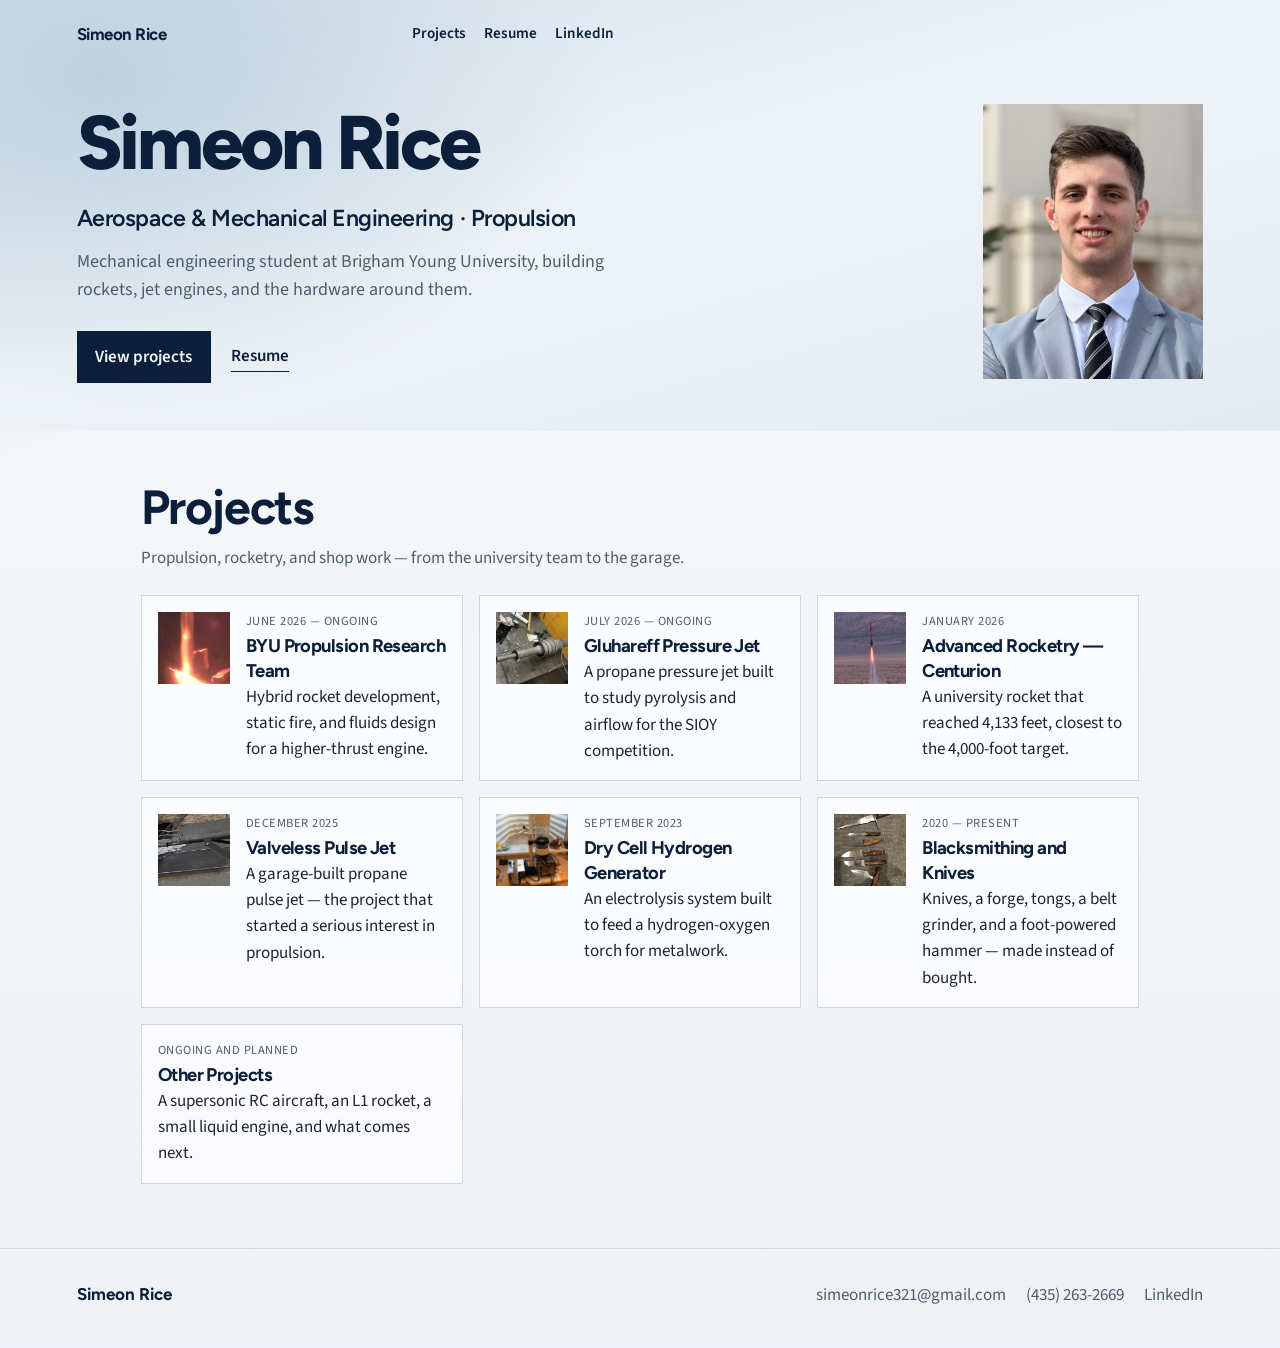
<file: index.html>
<!DOCTYPE html>
<html lang="en">
<head>
  <meta charset="utf-8">
  <meta name="viewport" content="width=device-width, initial-scale=1">
  <title>Simeon Rice — Engineering Project Portfolio</title>
  <meta name="description" content="Engineering project portfolio of Simeon Rice, a mechanical engineering student at Brigham Young University focused on aerospace and propulsion.">
  <link rel="preconnect" href="https://fonts.googleapis.com">
  <link rel="preconnect" href="https://fonts.gstatic.com" crossorigin>
  <link href="https://fonts.googleapis.com/css2?family=Figtree:wght@600;700;800&family=Source+Sans+3:wght@400;600&display=swap" rel="stylesheet">
  <link rel="stylesheet" href="css/styles.css">
</head>
<body class="home">
  <a class="skip" href="#main">Skip to content</a>
  <header class="site-header">
    <a class="brand" href="index.html">Simeon Rice</a>
    <nav class="site-nav" aria-label="Primary">
      <a href="#projects">Projects</a>
      <a href="assets/resume/Simeon-Rice-Resume-2026.pdf" download>Resume</a>
      <a href="https://www.linkedin.com/in/simeon-rice-293456404" target="_blank" rel="noopener noreferrer">LinkedIn</a>
    </nav>
  </header>

  <main id="main">
    <section class="hero">
      <div class="hero-copy">
        <h1>Simeon Rice</h1>
        <p class="headline">Aerospace &amp; Mechanical Engineering · Propulsion</p>
        <p class="support">Mechanical engineering student at Brigham Young University, building rockets, jet engines, and the hardware around them.</p>
        <div class="cta">
          <a class="primary" href="#projects">View projects</a>
          <a class="secondary" href="assets/resume/Simeon-Rice-Resume-2026.pdf" download>Resume</a>
        </div>
      </div>
      <div class="hero-media">
        <img src="assets/images/headshot.png" width="814" height="833" alt="Portrait of Simeon Rice">
      </div>
    </section>

    <section class="projects" id="projects">
      <div class="section-intro">
        <h2>Projects</h2>
        <p>Propulsion, rocketry, and shop work — from the university team to the garage.</p>
      </div>
      <ol class="project-list">
        <li class="reveal">
          <a class="project-card" href="projects/byu-propulsion.html">
            <img src="assets/images/projects/byu-propulsion/03.jpeg" width="791" height="1162" alt="Close view of a hybrid rocket plume during a static fire">
            <div>
              <p class="when">June 2026 — Ongoing</p>
              <h3>BYU Propulsion Research Team</h3>
              <p>Hybrid rocket development, static fire, and fluids design for a higher-thrust engine.</p>
            </div>
          </a>
        </li>
        <li class="reveal">
          <a class="project-card" href="projects/gluhareff-pressure-jet.html">
            <img src="assets/images/projects/gluhareff/01.jpeg" width="1400" height="815" alt="Gluhareff pressure jet on a workbench with fuel lines and a heating coil">
            <div>
              <p class="when">July 2026 — Ongoing</p>
              <h3>Gluhareff Pressure Jet</h3>
              <p>A propane pressure jet built to study pyrolysis and airflow for the SIOY competition.</p>
            </div>
          </a>
        </li>
        <li class="reveal">
          <a class="project-card" href="projects/advanced-rocketry.html">
            <img src="assets/images/projects/advanced-rocketry/03.jpeg" width="852" height="1400" alt="Centurion lifting off from a desert launch rail">
            <div>
              <p class="when">January 2026</p>
              <h3>Advanced Rocketry — Centurion</h3>
              <p>A university rocket that reached 4,133 feet, closest to the 4,000-foot target.</p>
            </div>
          </a>
        </li>
        <li class="reveal">
          <a class="project-card" href="projects/pulse-jet.html">
            <img src="assets/images/projects/pulse-jet/02.jpeg" width="1400" height="523" alt="Valveless pulse jet mounted on a test stand">
            <div>
              <p class="when">December 2025</p>
              <h3>Valveless Pulse Jet</h3>
              <p>A garage-built propane pulse jet — the project that started a serious interest in propulsion.</p>
            </div>
          </a>
        </li>
        <li class="reveal">
          <a class="project-card" href="projects/hydrogen-generator.html">
            <img src="assets/images/projects/hydrogen/02.jpeg" width="1197" height="1337" alt="Dry cell hydrogen generator with power supply and bubbler">
            <div>
              <p class="when">September 2023</p>
              <h3>Dry Cell Hydrogen Generator</h3>
              <p>An electrolysis system built to feed a hydrogen-oxygen torch for metalwork.</p>
            </div>
          </a>
        </li>
        <li class="reveal">
          <a class="project-card" href="projects/blacksmithing.html">
            <img src="assets/images/projects/blacksmithing/04.jpeg" width="1050" height="1400" alt="A set of hand-forged knives laid out on carpet">
            <div>
              <p class="when">2020 — Present</p>
              <h3>Blacksmithing and Knives</h3>
              <p>Knives, a forge, tongs, a belt grinder, and a foot-powered hammer — made instead of bought.</p>
            </div>
          </a>
        </li>
        <li class="reveal">
          <a class="project-card" href="projects/other-projects.html">
            <div>
              <p class="when">Ongoing and planned</p>
              <h3>Other Projects</h3>
              <p>A supersonic RC aircraft, an L1 rocket, a small liquid engine, and what comes next.</p>
            </div>
          </a>
        </li>
      </ol>
    </section>
  </main>

  <footer class="site-footer">
    <p>Simeon Rice</p>
    <nav aria-label="Contact">
      <a href="mailto:simeonrice321@gmail.com">simeonrice321@gmail.com</a>
      <a href="tel:+14352632669">(435) 263-2669</a>
      <a href="https://www.linkedin.com/in/simeon-rice-293456404" target="_blank" rel="noopener noreferrer">LinkedIn</a>
    </nav>
  </footer>
  <script src="js/main.js"></script>
</body>
</html>
</file>
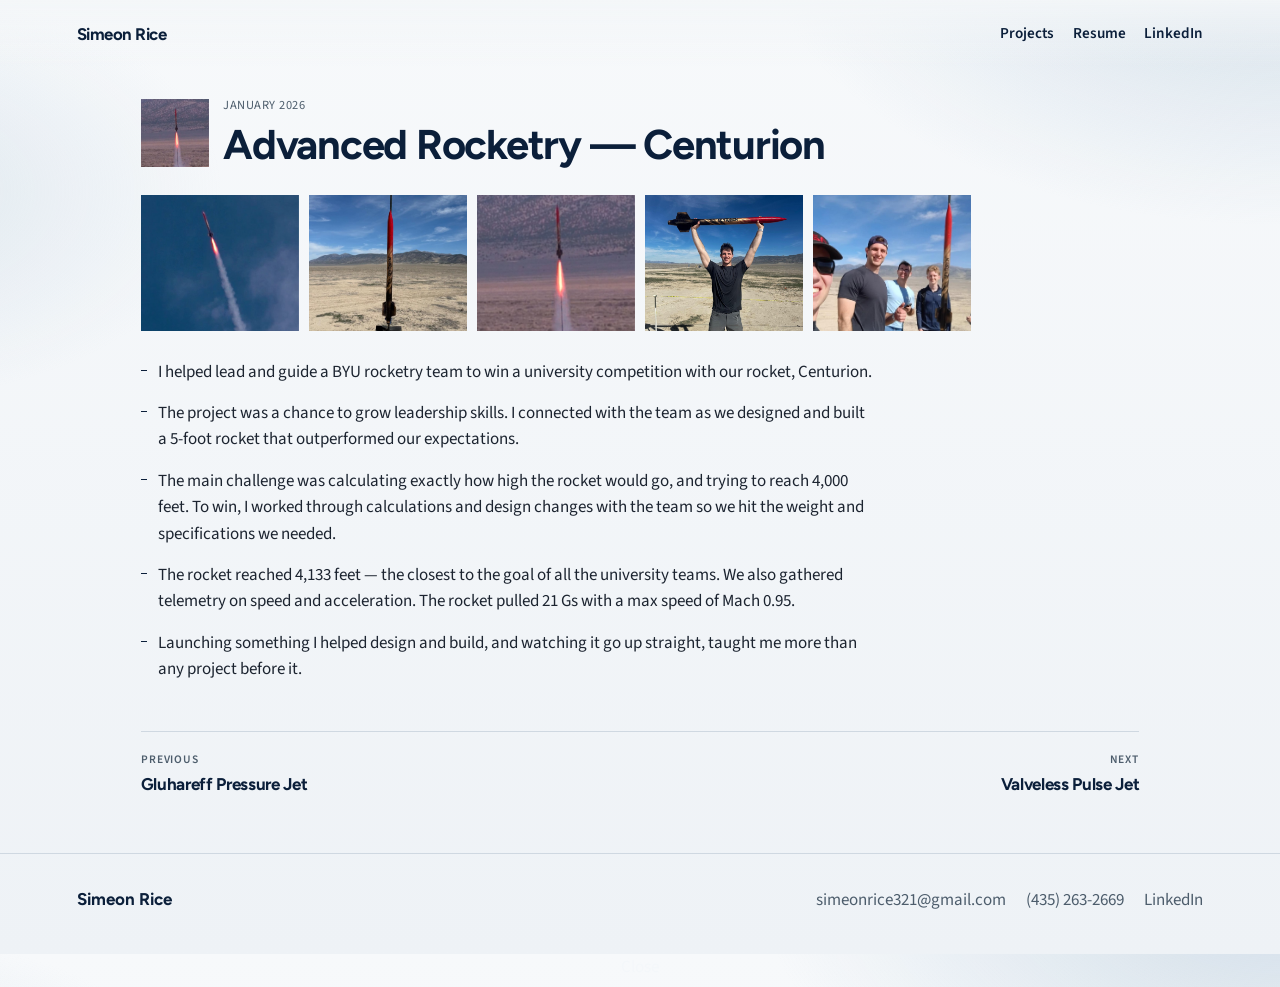
<file: projects/advanced-rocketry.html>
<!DOCTYPE html>
<html lang="en">
<head>
  <meta charset="utf-8">
  <meta name="viewport" content="width=device-width, initial-scale=1">
  <title>Advanced Rocketry — Centurion — Simeon Rice</title>
  <meta name="description" content="Centurion, a BYU rocketry team rocket that reached 4,133 feet and won a university altitude competition.">
  <link rel="preconnect" href="https://fonts.googleapis.com">
  <link rel="preconnect" href="https://fonts.gstatic.com" crossorigin>
  <link href="https://fonts.googleapis.com/css2?family=Figtree:wght@600;700;800&family=Source+Sans+3:wght@400;600&display=swap" rel="stylesheet">
  <link rel="stylesheet" href="../css/styles.css">
</head>
<body>
  <a class="skip" href="#main">Skip to content</a>
  <header class="site-header">
    <a class="brand" href="../index.html">Simeon Rice</a>
    <nav class="site-nav" aria-label="Primary">
      <a href="../index.html#projects">Projects</a>
      <a href="../assets/resume/Simeon-Rice-Resume-2026.pdf" download>Resume</a>
      <a href="https://www.linkedin.com/in/simeon-rice-293456404" target="_blank" rel="noopener noreferrer">LinkedIn</a>
    </nav>
  </header>

  <main id="main" class="page">
    <header class="page-title">
      <img class="page-thumb" src="../assets/images/projects/advanced-rocketry/03.jpeg" width="852" height="1400" alt="">
      <div>
        <p class="meta">January 2026</p>
        <h1>Advanced Rocketry — Centurion</h1>
      </div>
    </header>

    <div class="gallery">
      <figure>
        <img src="../assets/images/projects/advanced-rocketry/01.jpeg" width="922" height="1400" alt="Centurion climbing with a smoke trail">
      </figure>
      <figure>
        <img src="../assets/images/projects/advanced-rocketry/02.jpeg" width="858" height="1400" alt="Centurion on the launch rail in the desert">
      </figure>
      <figure>
        <img src="../assets/images/projects/advanced-rocketry/03.jpeg" width="852" height="1400" alt="Centurion lifting off the rail">
      </figure>
      <figure class="wide">
        <img src="../assets/images/projects/advanced-rocketry/04.jpeg" width="1252" height="1400" alt="Simeon Rice holding the Centurion rocket overhead after the flight">
      </figure>
      <figure class="wide">
        <img src="../assets/images/projects/advanced-rocketry/05.jpeg" width="1400" height="629" alt="The rocketry team with Centurion at the launch site">
      </figure>
    </div>

    <ul class="narrative">
      <li>I helped lead and guide a BYU rocketry team to win a university competition with our rocket, Centurion.</li>
      <li>The project was a chance to grow leadership skills. I connected with the team as we designed and built a 5-foot rocket that outperformed our expectations.</li>
      <li>The main challenge was calculating exactly how high the rocket would go, and trying to reach 4,000 feet. To win, I worked through calculations and design changes with the team so we hit the weight and specifications we needed.</li>
      <li>The rocket reached 4,133 feet — the closest to the goal of all the university teams. We also gathered telemetry on speed and acceleration. The rocket pulled 21 Gs with a max speed of Mach 0.95.</li>
      <li>Launching something I helped design and build, and watching it go up straight, taught me more than any project before it.</li>
    </ul>

    <nav class="pager" aria-label="More projects">
      <a href="gluhareff-pressure-jet.html"><small>Previous</small>Gluhareff Pressure Jet</a>
      <a class="next" href="pulse-jet.html"><small>Next</small>Valveless Pulse Jet</a>
    </nav>
  </main>

  <footer class="site-footer">
    <p>Simeon Rice</p>
    <nav aria-label="Contact">
      <a href="mailto:simeonrice321@gmail.com">simeonrice321@gmail.com</a>
      <a href="tel:+14352632669">(435) 263-2669</a>
      <a href="https://www.linkedin.com/in/simeon-rice-293456404" target="_blank" rel="noopener noreferrer">LinkedIn</a>
    </nav>
  </footer>
  <dialog class="lightbox" aria-label="Enlarged photo">
    <button type="button">Close</button>
    <img alt="">
  </dialog>
  <script src="../js/main.js"></script>
</body>
</html>
</file>
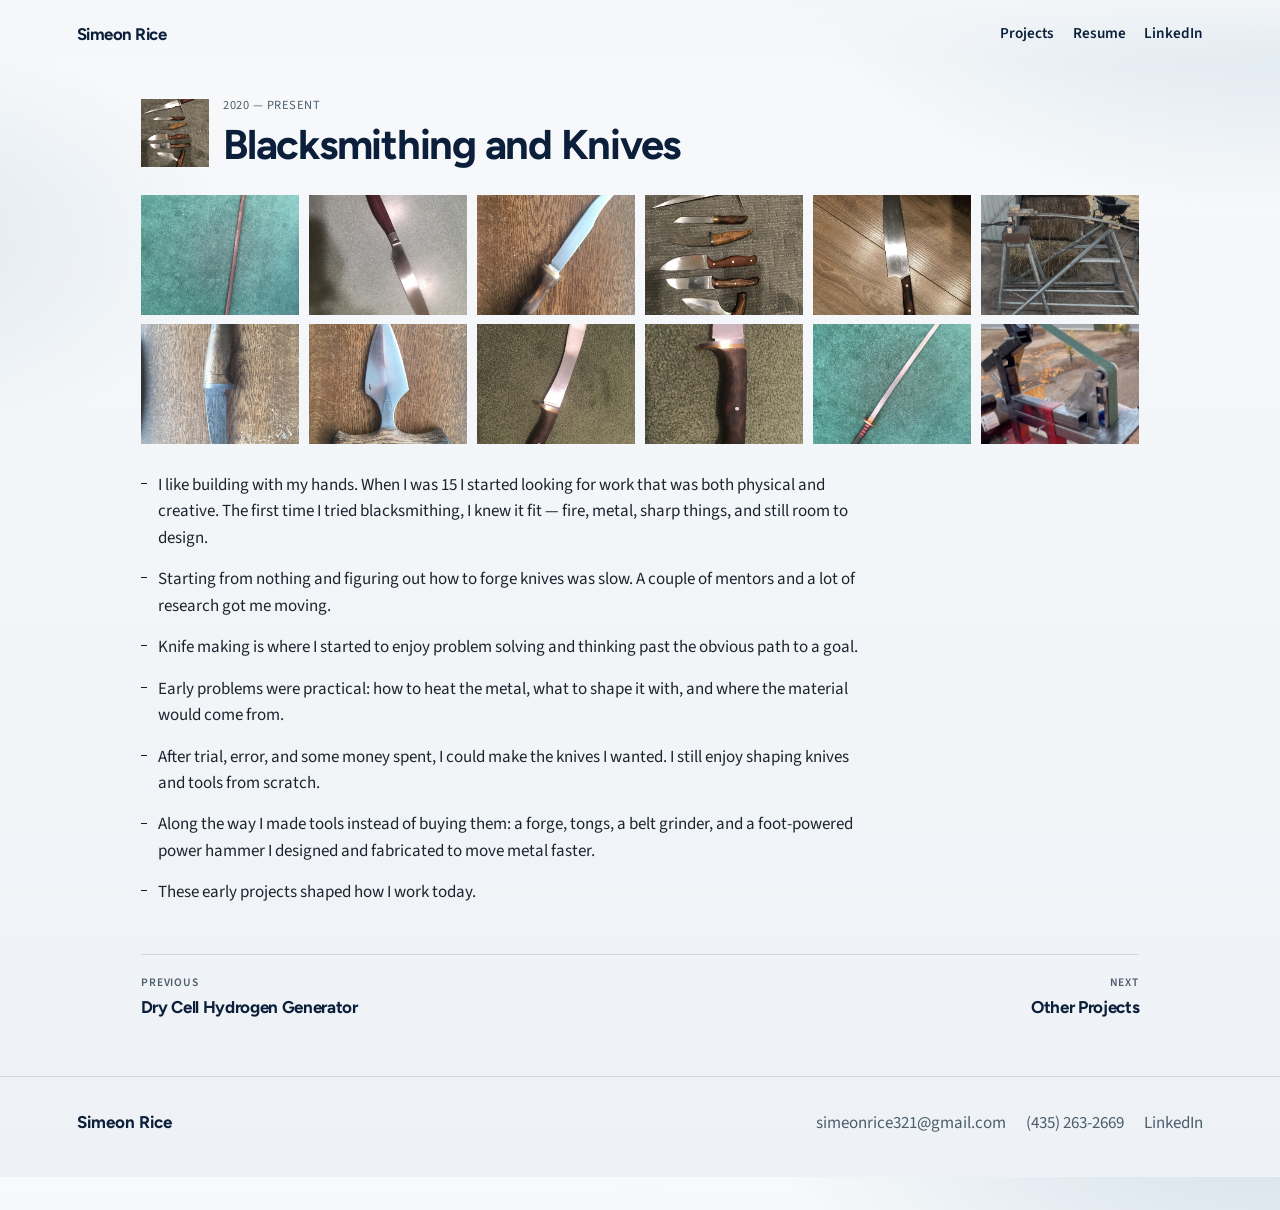
<file: projects/blacksmithing.html>
<!DOCTYPE html>
<html lang="en">
<head>
  <meta charset="utf-8">
  <meta name="viewport" content="width=device-width, initial-scale=1">
  <title>Blacksmithing and Knives — Simeon Rice</title>
  <meta name="description" content="Hand-forged knives and shop tools, including a forge, tongs, belt grinder, and foot-powered power hammer.">
  <link rel="preconnect" href="https://fonts.googleapis.com">
  <link rel="preconnect" href="https://fonts.gstatic.com" crossorigin>
  <link href="https://fonts.googleapis.com/css2?family=Figtree:wght@600;700;800&family=Source+Sans+3:wght@400;600&display=swap" rel="stylesheet">
  <link rel="stylesheet" href="../css/styles.css">
</head>
<body>
  <a class="skip" href="#main">Skip to content</a>
  <header class="site-header">
    <a class="brand" href="../index.html">Simeon Rice</a>
    <nav class="site-nav" aria-label="Primary">
      <a href="../index.html#projects">Projects</a>
      <a href="../assets/resume/Simeon-Rice-Resume-2026.pdf" download>Resume</a>
      <a href="https://www.linkedin.com/in/simeon-rice-293456404" target="_blank" rel="noopener noreferrer">LinkedIn</a>
    </nav>
  </header>

  <main id="main" class="page">
    <header class="page-title">
      <img class="page-thumb" src="../assets/images/projects/blacksmithing/04.jpeg" width="1050" height="1400" alt="">
      <div>
        <p class="meta">2020 — Present</p>
        <h1>Blacksmithing and Knives</h1>
      </div>
    </header>

    <div class="gallery dense">
      <figure>
        <img src="../assets/images/projects/blacksmithing/01.jpeg" width="1050" height="1400" alt="Hand-forged scythe">
      </figure>
      <figure>
        <img src="../assets/images/projects/blacksmithing/02.jpeg" width="1050" height="1400" alt="Hand-forged knife">
      </figure>
      <figure>
        <img src="../assets/images/projects/blacksmithing/03.jpeg" width="1050" height="1400" alt="Hand-forged knife">
      </figure>
      <figure>
        <img src="../assets/images/projects/blacksmithing/04.jpeg" width="1050" height="1400" alt="Six hand-forged knives and a spear point laid in a row">
      </figure>
      <figure>
        <img src="../assets/images/projects/blacksmithing/05.jpeg" width="1050" height="1400" alt="Hand-forged knife">
      </figure>
      <figure class="wide">
        <img src="../assets/images/projects/blacksmithing/06.jpeg" width="1048" height="720" alt="Foot-powered power hammer built for the shop">
      </figure>
      <figure>
        <img src="../assets/images/projects/blacksmithing/07.jpeg" width="1125" height="1500" alt="Damascus knife with a wooden handle">
      </figure>
      <figure>
        <img src="../assets/images/projects/blacksmithing/08.jpeg" width="1050" height="1400" alt="Hand-forged knife">
      </figure>
      <figure>
        <img src="../assets/images/projects/blacksmithing/09.jpeg" width="1050" height="1400" alt="Hand-forged knife">
      </figure>
      <figure>
        <img src="../assets/images/projects/blacksmithing/10.jpeg" width="1050" height="1400" alt="Hand-forged knife">
      </figure>
      <figure>
        <img src="../assets/images/projects/blacksmithing/11.jpeg" width="1050" height="1400" alt="Hand-forged knife">
      </figure>
      <figure>
        <img src="../assets/images/projects/blacksmithing/12.jpeg" width="1308" height="1098" alt="Hand-forged knife or shop tool">
      </figure>
    </div>

    <ul class="narrative">
      <li>I like building with my hands. When I was 15 I started looking for work that was both physical and creative. The first time I tried blacksmithing, I knew it fit — fire, metal, sharp things, and still room to design.</li>
      <li>Starting from nothing and figuring out how to forge knives was slow. A couple of mentors and a lot of research got me moving.</li>
      <li>Knife making is where I started to enjoy problem solving and thinking past the obvious path to a goal.</li>
      <li>Early problems were practical: how to heat the metal, what to shape it with, and where the material would come from.</li>
      <li>After trial, error, and some money spent, I could make the knives I wanted. I still enjoy shaping knives and tools from scratch.</li>
      <li>Along the way I made tools instead of buying them: a forge, tongs, a belt grinder, and a foot-powered power hammer I designed and fabricated to move metal faster.</li>
      <li>These early projects shaped how I work today.</li>
    </ul>

    <nav class="pager" aria-label="More projects">
      <a href="hydrogen-generator.html"><small>Previous</small>Dry Cell Hydrogen Generator</a>
      <a class="next" href="other-projects.html"><small>Next</small>Other Projects</a>
    </nav>
  </main>

  <footer class="site-footer">
    <p>Simeon Rice</p>
    <nav aria-label="Contact">
      <a href="mailto:simeonrice321@gmail.com">simeonrice321@gmail.com</a>
      <a href="tel:+14352632669">(435) 263-2669</a>
      <a href="https://www.linkedin.com/in/simeon-rice-293456404" target="_blank" rel="noopener noreferrer">LinkedIn</a>
    </nav>
  </footer>
  <dialog class="lightbox" aria-label="Enlarged photo">
    <button type="button">Close</button>
    <img alt="">
  </dialog>
  <script src="../js/main.js"></script>
</body>
</html>
</file>
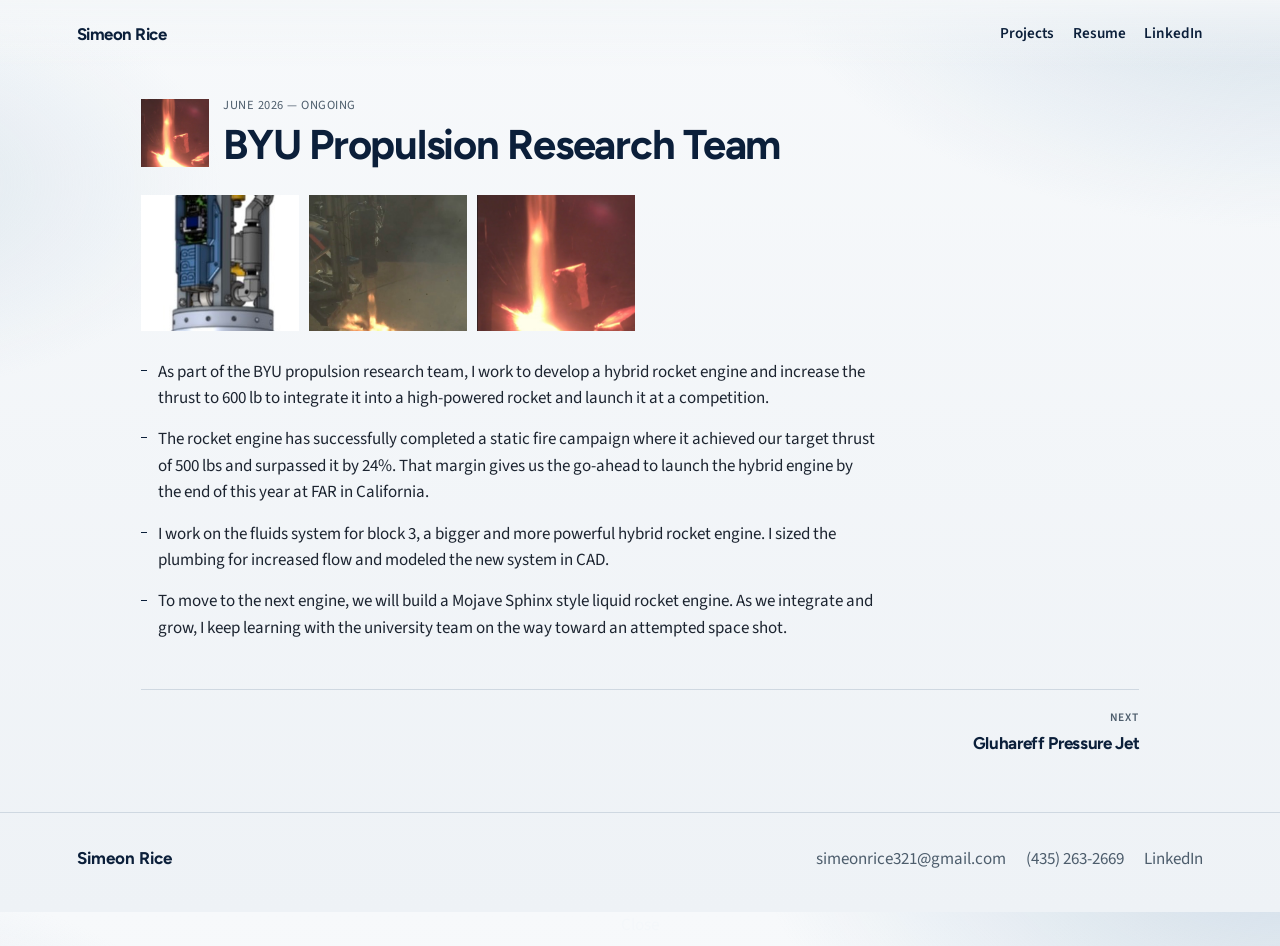
<file: projects/byu-propulsion.html>
<!DOCTYPE html>
<html lang="en">
<head>
  <meta charset="utf-8">
  <meta name="viewport" content="width=device-width, initial-scale=1">
  <title>BYU Propulsion Research Team — Simeon Rice</title>
  <meta name="description" content="Hybrid rocket engine work with the BYU propulsion research team, including static fire results and fluids design.">
  <link rel="preconnect" href="https://fonts.googleapis.com">
  <link rel="preconnect" href="https://fonts.gstatic.com" crossorigin>
  <link href="https://fonts.googleapis.com/css2?family=Figtree:wght@600;700;800&family=Source+Sans+3:wght@400;600&display=swap" rel="stylesheet">
  <link rel="stylesheet" href="../css/styles.css">
</head>
<body>
  <a class="skip" href="#main">Skip to content</a>
  <header class="site-header">
    <a class="brand" href="../index.html">Simeon Rice</a>
    <nav class="site-nav" aria-label="Primary">
      <a href="../index.html#projects">Projects</a>
      <a href="../assets/resume/Simeon-Rice-Resume-2026.pdf" download>Resume</a>
      <a href="https://www.linkedin.com/in/simeon-rice-293456404" target="_blank" rel="noopener noreferrer">LinkedIn</a>
    </nav>
  </header>

  <main id="main" class="page">
    <header class="page-title">
      <img class="page-thumb" src="../assets/images/projects/byu-propulsion/03.jpeg" width="791" height="1162" alt="">
      <div>
        <p class="meta">June 2026 — Ongoing</p>
        <h1>BYU Propulsion Research Team</h1>
      </div>
    </header>

    <div class="gallery">
      <figure>
        <img src="../assets/images/projects/byu-propulsion/01.jpeg" width="227" height="388" alt="CAD model of a hybrid rocket engine fluids assembly">
      </figure>
      <figure>
        <img src="../assets/images/projects/byu-propulsion/02.jpeg" width="465" height="653" alt="Hybrid rocket engine during a static fire test">
      </figure>
      <figure>
        <img src="../assets/images/projects/byu-propulsion/03.jpeg" width="791" height="1162" alt="Close view of the exhaust plume from a static fire">
      </figure>
    </div>

    <ul class="narrative">
      <li>As part of the BYU propulsion research team, I work to develop a hybrid rocket engine and increase the thrust to 600 lb to integrate it into a high-powered rocket and launch it at a competition.</li>
      <li>The rocket engine has successfully completed a static fire campaign where it achieved our target thrust of 500 lbs and surpassed it by 24%. That margin gives us the go-ahead to launch the hybrid engine by the end of this year at FAR in California.</li>
      <li>I work on the fluids system for block 3, a bigger and more powerful hybrid rocket engine. I sized the plumbing for increased flow and modeled the new system in CAD.</li>
      <li>To move to the next engine, we will build a Mojave Sphinx style liquid rocket engine. As we integrate and grow, I keep learning with the university team on the way toward an attempted space shot.</li>
    </ul>

    <nav class="pager" aria-label="More projects">
      <a class="next" href="gluhareff-pressure-jet.html"><small>Next</small>Gluhareff Pressure Jet</a>
    </nav>
  </main>

  <footer class="site-footer">
    <p>Simeon Rice</p>
    <nav aria-label="Contact">
      <a href="mailto:simeonrice321@gmail.com">simeonrice321@gmail.com</a>
      <a href="tel:+14352632669">(435) 263-2669</a>
      <a href="https://www.linkedin.com/in/simeon-rice-293456404" target="_blank" rel="noopener noreferrer">LinkedIn</a>
    </nav>
  </footer>
  <dialog class="lightbox" aria-label="Enlarged photo">
    <button type="button">Close</button>
    <img alt="">
  </dialog>
  <script src="../js/main.js"></script>
</body>
</html>
</file>
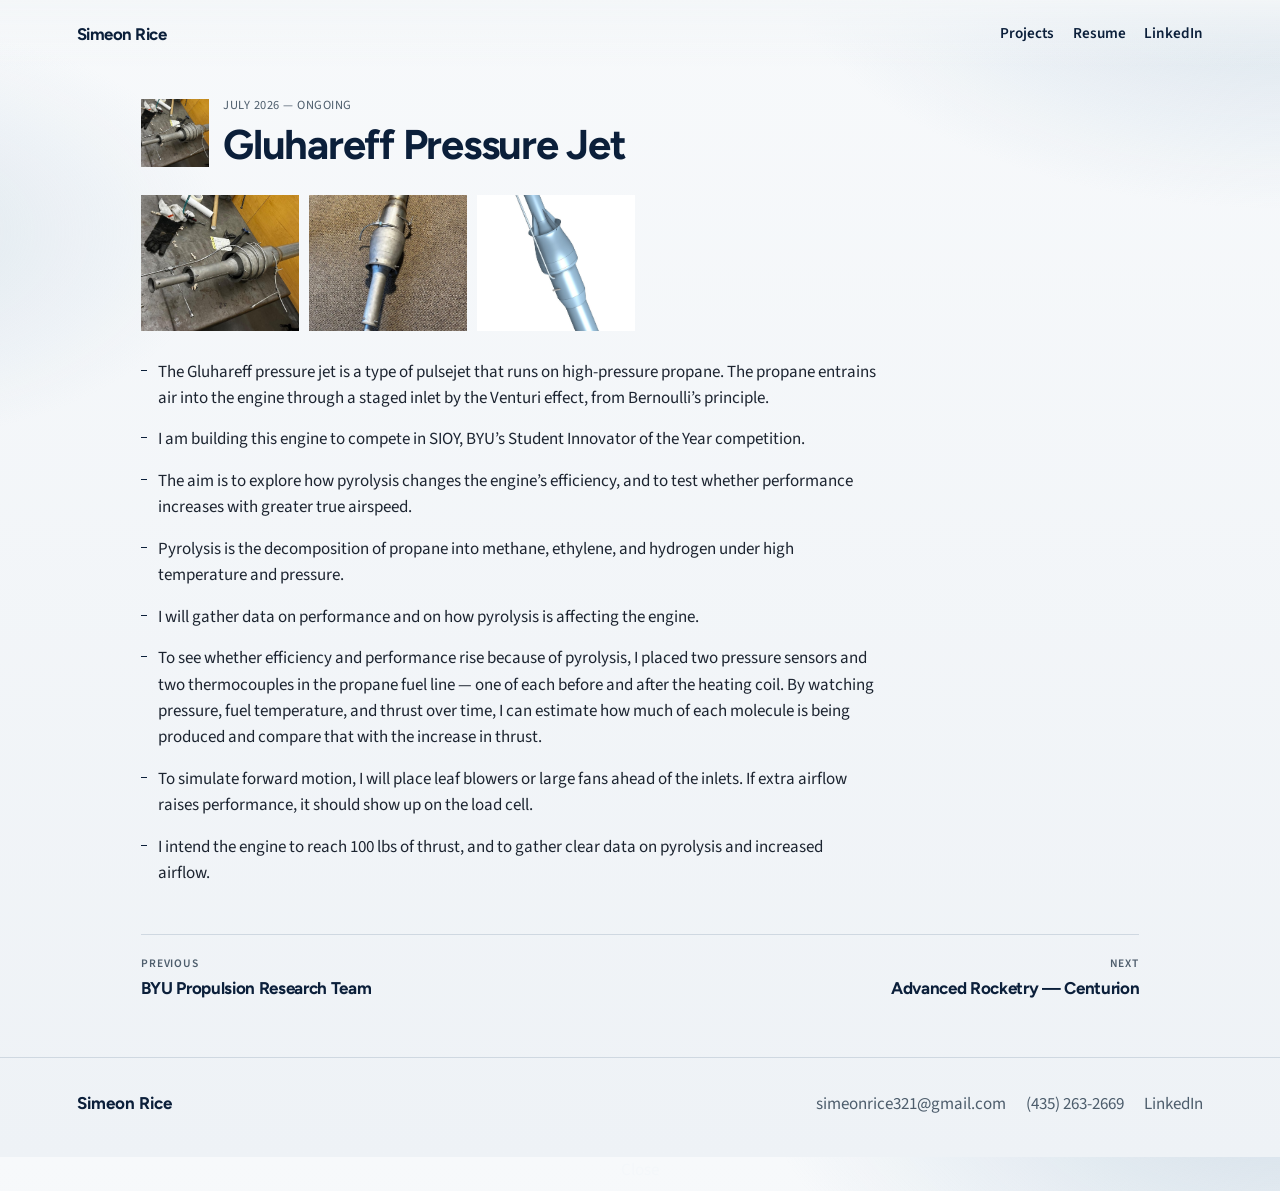
<file: projects/gluhareff-pressure-jet.html>
<!DOCTYPE html>
<html lang="en">
<head>
  <meta charset="utf-8">
  <meta name="viewport" content="width=device-width, initial-scale=1">
  <title>Gluhareff Pressure Jet — Simeon Rice</title>
  <meta name="description" content="Gluhareff pressure jet built to study propane pyrolysis and airflow for BYU’s Student Innovator of the Year competition.">
  <link rel="preconnect" href="https://fonts.googleapis.com">
  <link rel="preconnect" href="https://fonts.gstatic.com" crossorigin>
  <link href="https://fonts.googleapis.com/css2?family=Figtree:wght@600;700;800&family=Source+Sans+3:wght@400;600&display=swap" rel="stylesheet">
  <link rel="stylesheet" href="../css/styles.css">
</head>
<body>
  <a class="skip" href="#main">Skip to content</a>
  <header class="site-header">
    <a class="brand" href="../index.html">Simeon Rice</a>
    <nav class="site-nav" aria-label="Primary">
      <a href="../index.html#projects">Projects</a>
      <a href="../assets/resume/Simeon-Rice-Resume-2026.pdf" download>Resume</a>
      <a href="https://www.linkedin.com/in/simeon-rice-293456404" target="_blank" rel="noopener noreferrer">LinkedIn</a>
    </nav>
  </header>

  <main id="main" class="page">
    <header class="page-title">
      <img class="page-thumb" src="../assets/images/projects/gluhareff/01.jpeg" width="1400" height="815" alt="">
      <div>
        <p class="meta">July 2026 — Ongoing</p>
        <h1>Gluhareff Pressure Jet</h1>
      </div>
    </header>

    <div class="gallery">
      <figure class="wide">
        <img src="../assets/images/projects/gluhareff/01.jpeg" width="1400" height="815" alt="Gluhareff pressure jet on a workbench with coiled fuel line and fittings">
      </figure>
      <figure>
        <img src="../assets/images/projects/gluhareff/02.jpeg" width="805" height="1400" alt="Welded pressure jet body lying on carpet">
      </figure>
      <figure>
        <img src="../assets/images/projects/gluhareff/03.jpeg" width="870" height="1620" alt="CAD model of the Gluhareff pressure jet">
      </figure>
    </div>

    <ul class="narrative">
      <li>The Gluhareff pressure jet is a type of pulsejet that runs on high-pressure propane. The propane entrains air into the engine through a staged inlet by the Venturi effect, from Bernoulli’s principle.</li>
      <li>I am building this engine to compete in SIOY, BYU’s Student Innovator of the Year competition.</li>
      <li>The aim is to explore how pyrolysis changes the engine’s efficiency, and to test whether performance increases with greater true airspeed.</li>
      <li>Pyrolysis is the decomposition of propane into methane, ethylene, and hydrogen under high temperature and pressure.</li>
      <li>I will gather data on performance and on how pyrolysis is affecting the engine.</li>
      <li>To see whether efficiency and performance rise because of pyrolysis, I placed two pressure sensors and two thermocouples in the propane fuel line — one of each before and after the heating coil. By watching pressure, fuel temperature, and thrust over time, I can estimate how much of each molecule is being produced and compare that with the increase in thrust.</li>
      <li>To simulate forward motion, I will place leaf blowers or large fans ahead of the inlets. If extra airflow raises performance, it should show up on the load cell.</li>
      <li>I intend the engine to reach 100 lbs of thrust, and to gather clear data on pyrolysis and increased airflow.</li>
    </ul>

    <nav class="pager" aria-label="More projects">
      <a href="byu-propulsion.html"><small>Previous</small>BYU Propulsion Research Team</a>
      <a class="next" href="advanced-rocketry.html"><small>Next</small>Advanced Rocketry — Centurion</a>
    </nav>
  </main>

  <footer class="site-footer">
    <p>Simeon Rice</p>
    <nav aria-label="Contact">
      <a href="mailto:simeonrice321@gmail.com">simeonrice321@gmail.com</a>
      <a href="tel:+14352632669">(435) 263-2669</a>
      <a href="https://www.linkedin.com/in/simeon-rice-293456404" target="_blank" rel="noopener noreferrer">LinkedIn</a>
    </nav>
  </footer>
  <dialog class="lightbox" aria-label="Enlarged photo">
    <button type="button">Close</button>
    <img alt="">
  </dialog>
  <script src="../js/main.js"></script>
</body>
</html>
</file>
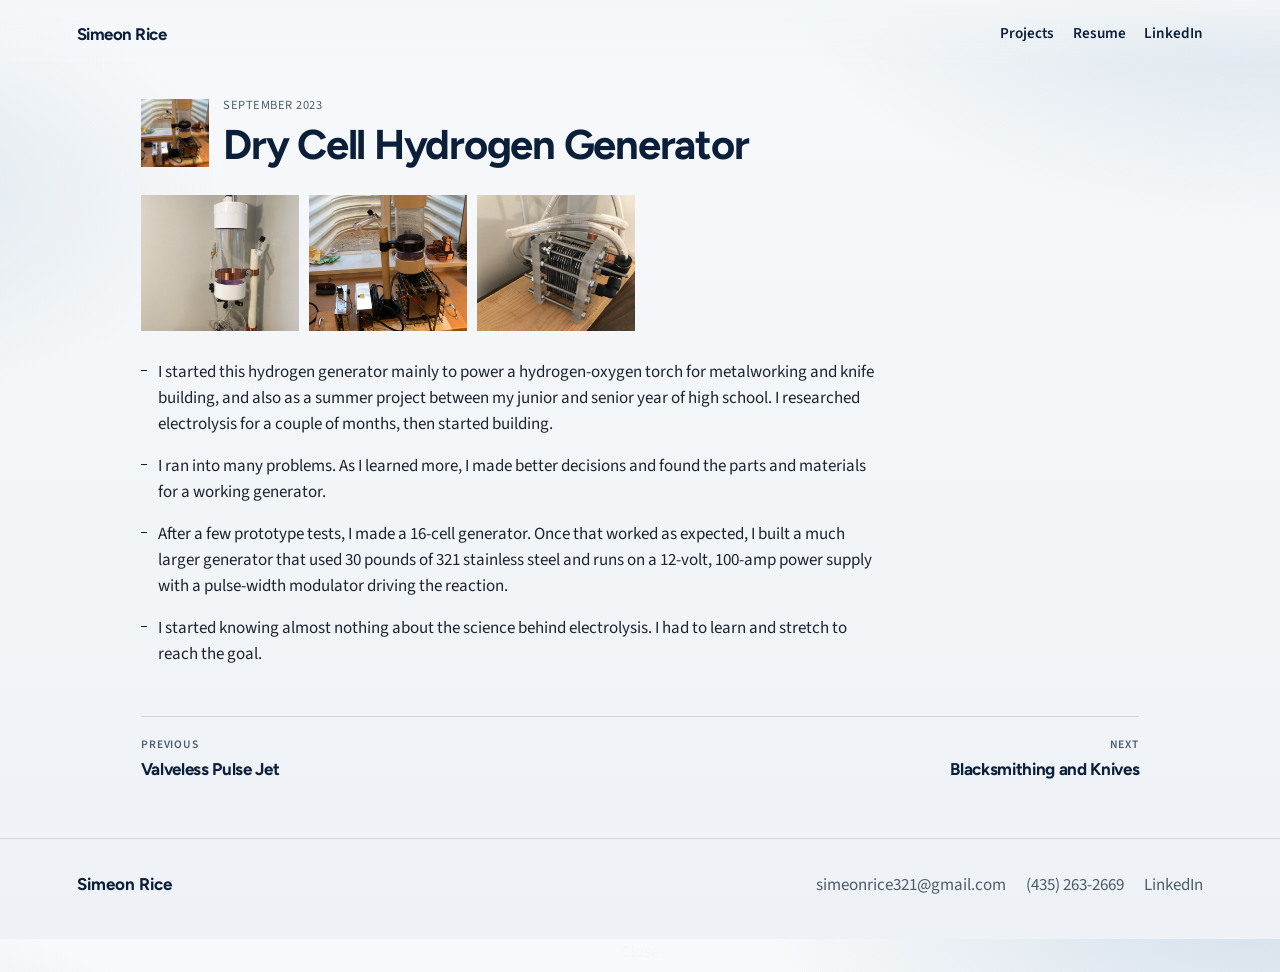
<file: projects/hydrogen-generator.html>
<!DOCTYPE html>
<html lang="en">
<head>
  <meta charset="utf-8">
  <meta name="viewport" content="width=device-width, initial-scale=1">
  <title>Dry Cell Hydrogen Generator — Simeon Rice</title>
  <meta name="description" content="A dry cell hydrogen generator built to power a hydrogen-oxygen torch for metalworking.">
  <link rel="preconnect" href="https://fonts.googleapis.com">
  <link rel="preconnect" href="https://fonts.gstatic.com" crossorigin>
  <link href="https://fonts.googleapis.com/css2?family=Figtree:wght@600;700;800&family=Source+Sans+3:wght@400;600&display=swap" rel="stylesheet">
  <link rel="stylesheet" href="../css/styles.css">
</head>
<body>
  <a class="skip" href="#main">Skip to content</a>
  <header class="site-header">
    <a class="brand" href="../index.html">Simeon Rice</a>
    <nav class="site-nav" aria-label="Primary">
      <a href="../index.html#projects">Projects</a>
      <a href="../assets/resume/Simeon-Rice-Resume-2026.pdf" download>Resume</a>
      <a href="https://www.linkedin.com/in/simeon-rice-293456404" target="_blank" rel="noopener noreferrer">LinkedIn</a>
    </nav>
  </header>

  <main id="main" class="page">
    <header class="page-title">
      <img class="page-thumb" src="../assets/images/projects/hydrogen/02.jpeg" width="1197" height="1337" alt="">
      <div>
        <p class="meta">September 2023</p>
        <h1>Dry Cell Hydrogen Generator</h1>
      </div>
    </header>

    <div class="gallery">
      <figure>
        <img src="../assets/images/projects/hydrogen/01.jpeg" width="1050" height="1400" alt="Early hydrogen generator with a gauge, bubbler, and small cell">
      </figure>
      <figure class="wide">
        <img src="../assets/images/projects/hydrogen/02.jpeg" width="1197" height="1337" alt="Larger dry cell stack with power supply, wiring, and bubbler">
      </figure>
      <figure>
        <img src="../assets/images/projects/hydrogen/03.jpeg" width="1400" height="1050" alt="Close view of the stainless dry cell plates and fittings">
      </figure>
    </div>

    <ul class="narrative">
      <li>I started this hydrogen generator mainly to power a hydrogen-oxygen torch for metalworking and knife building, and also as a summer project between my junior and senior year of high school. I researched electrolysis for a couple of months, then started building.</li>
      <li>I ran into many problems. As I learned more, I made better decisions and found the parts and materials for a working generator.</li>
      <li>After a few prototype tests, I made a 16-cell generator. Once that worked as expected, I built a much larger generator that used 30 pounds of 321 stainless steel and runs on a 12-volt, 100-amp power supply with a pulse-width modulator driving the reaction.</li>
      <li>I started knowing almost nothing about the science behind electrolysis. I had to learn and stretch to reach the goal.</li>
    </ul>

    <nav class="pager" aria-label="More projects">
      <a href="pulse-jet.html"><small>Previous</small>Valveless Pulse Jet</a>
      <a class="next" href="blacksmithing.html"><small>Next</small>Blacksmithing and Knives</a>
    </nav>
  </main>

  <footer class="site-footer">
    <p>Simeon Rice</p>
    <nav aria-label="Contact">
      <a href="mailto:simeonrice321@gmail.com">simeonrice321@gmail.com</a>
      <a href="tel:+14352632669">(435) 263-2669</a>
      <a href="https://www.linkedin.com/in/simeon-rice-293456404" target="_blank" rel="noopener noreferrer">LinkedIn</a>
    </nav>
  </footer>
  <dialog class="lightbox" aria-label="Enlarged photo">
    <button type="button">Close</button>
    <img alt="">
  </dialog>
  <script src="../js/main.js"></script>
</body>
</html>
</file>
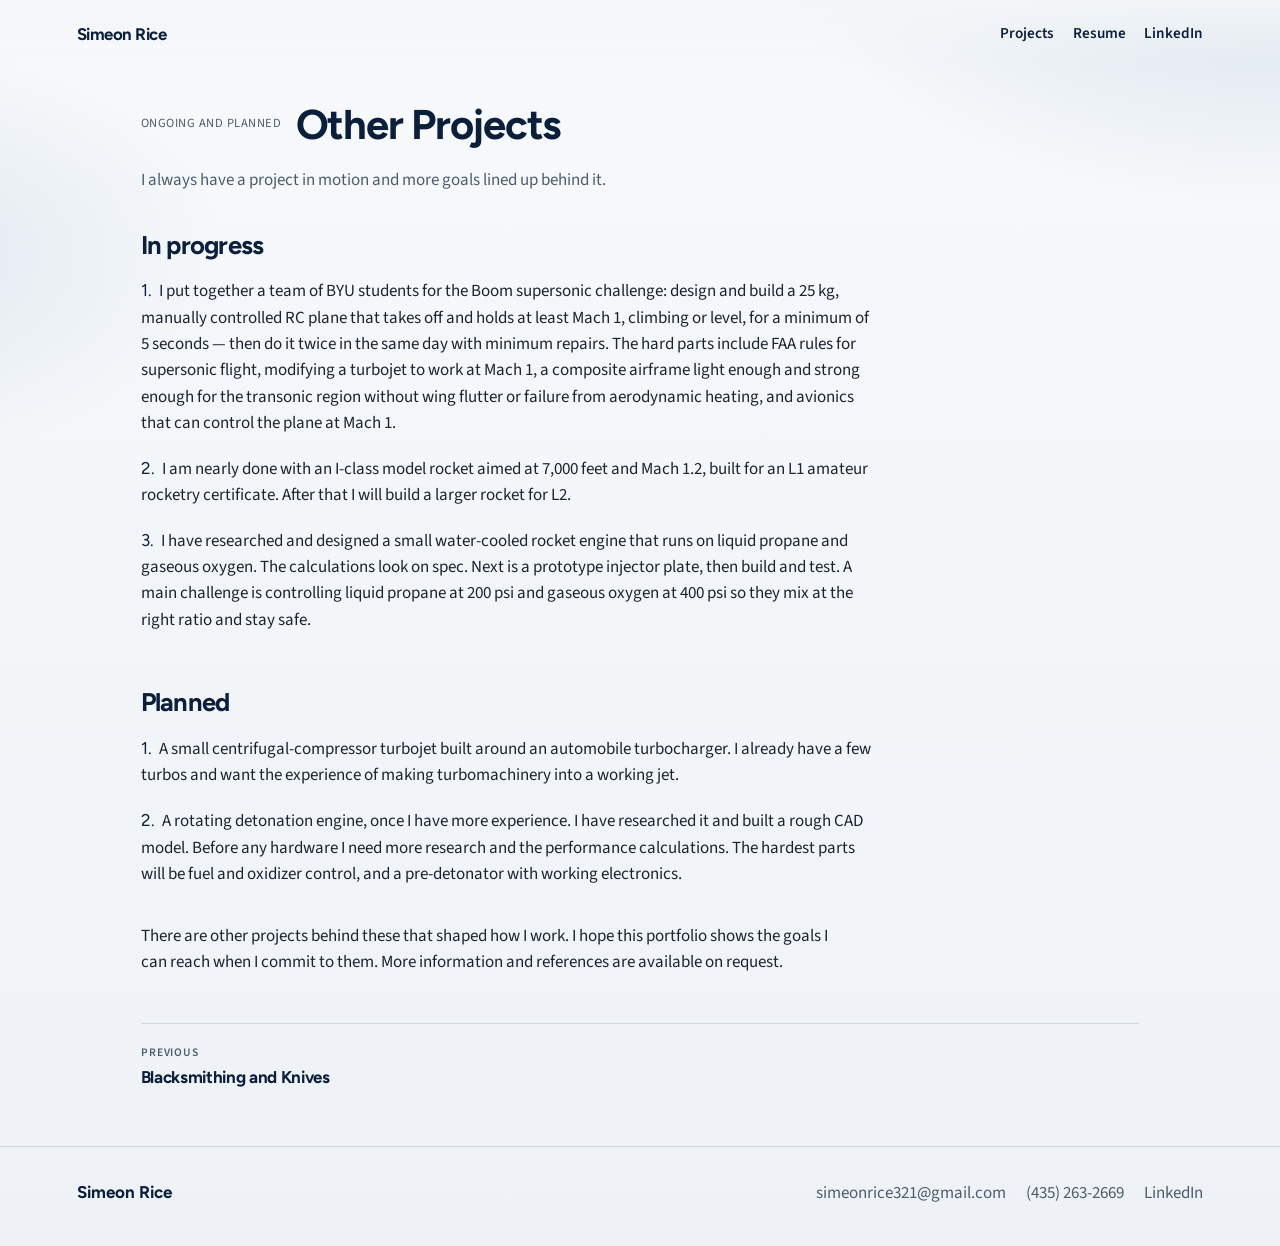
<file: projects/other-projects.html>
<!DOCTYPE html>
<html lang="en">
<head>
  <meta charset="utf-8">
  <meta name="viewport" content="width=device-width, initial-scale=1">
  <title>Other Projects — Simeon Rice</title>
  <meta name="description" content="Ongoing and planned work: a supersonic RC aircraft, an L1 rocket, a small liquid engine, a turbojet, and a rotating detonation engine.">
  <link rel="preconnect" href="https://fonts.googleapis.com">
  <link rel="preconnect" href="https://fonts.gstatic.com" crossorigin>
  <link href="https://fonts.googleapis.com/css2?family=Figtree:wght@600;700;800&family=Source+Sans+3:wght@400;600&display=swap" rel="stylesheet">
  <link rel="stylesheet" href="../css/styles.css">
</head>
<body>
  <a class="skip" href="#main">Skip to content</a>
  <header class="site-header">
    <a class="brand" href="../index.html">Simeon Rice</a>
    <nav class="site-nav" aria-label="Primary">
      <a href="../index.html#projects">Projects</a>
      <a href="../assets/resume/Simeon-Rice-Resume-2026.pdf" download>Resume</a>
      <a href="https://www.linkedin.com/in/simeon-rice-293456404" target="_blank" rel="noopener noreferrer">LinkedIn</a>
    </nav>
  </header>

  <main id="main" class="page">
    <header class="page-title">
      <p class="meta">Ongoing and planned</p>
      <h1>Other Projects</h1>
    </header>

    <p class="support">I always have a project in motion and more goals lined up behind it.</p>

    <div class="blocks">
      <section class="block">
        <h2>In progress</h2>
        <ol>
          <li>I put together a team of BYU students for the Boom supersonic challenge: design and build a 25 kg, manually controlled RC plane that takes off and holds at least Mach 1, climbing or level, for a minimum of 5 seconds — then do it twice in the same day with minimum repairs. The hard parts include FAA rules for supersonic flight, modifying a turbojet to work at Mach 1, a composite airframe light enough and strong enough for the transonic region without wing flutter or failure from aerodynamic heating, and avionics that can control the plane at Mach 1.</li>
          <li>I am nearly done with an I-class model rocket aimed at 7,000 feet and Mach 1.2, built for an L1 amateur rocketry certificate. After that I will build a larger rocket for L2.</li>
          <li>I have researched and designed a small water-cooled rocket engine that runs on liquid propane and gaseous oxygen. The calculations look on spec. Next is a prototype injector plate, then build and test. A main challenge is controlling liquid propane at 200 psi and gaseous oxygen at 400 psi so they mix at the right ratio and stay safe.</li>
        </ol>
      </section>

      <section class="block">
        <h2>Planned</h2>
        <ol>
          <li>A small centrifugal-compressor turbojet built around an automobile turbocharger. I already have a few turbos and want the experience of making turbomachinery into a working jet.</li>
          <li>A rotating detonation engine, once I have more experience. I have researched it and built a rough CAD model. Before any hardware I need more research and the performance calculations. The hardest parts will be fuel and oxidizer control, and a pre-detonator with working electronics.</li>
        </ol>
      </section>
    </div>

    <p class="closing">There are other projects behind these that shaped how I work. I hope this portfolio shows the goals I can reach when I commit to them. More information and references are available on request.</p>

    <nav class="pager" aria-label="More projects">
      <a href="blacksmithing.html"><small>Previous</small>Blacksmithing and Knives</a>
    </nav>
  </main>

  <footer class="site-footer">
    <p>Simeon Rice</p>
    <nav aria-label="Contact">
      <a href="mailto:simeonrice321@gmail.com">simeonrice321@gmail.com</a>
      <a href="tel:+14352632669">(435) 263-2669</a>
      <a href="https://www.linkedin.com/in/simeon-rice-293456404" target="_blank" rel="noopener noreferrer">LinkedIn</a>
    </nav>
  </footer>
  <script src="../js/main.js"></script>
</body>
</html>
</file>
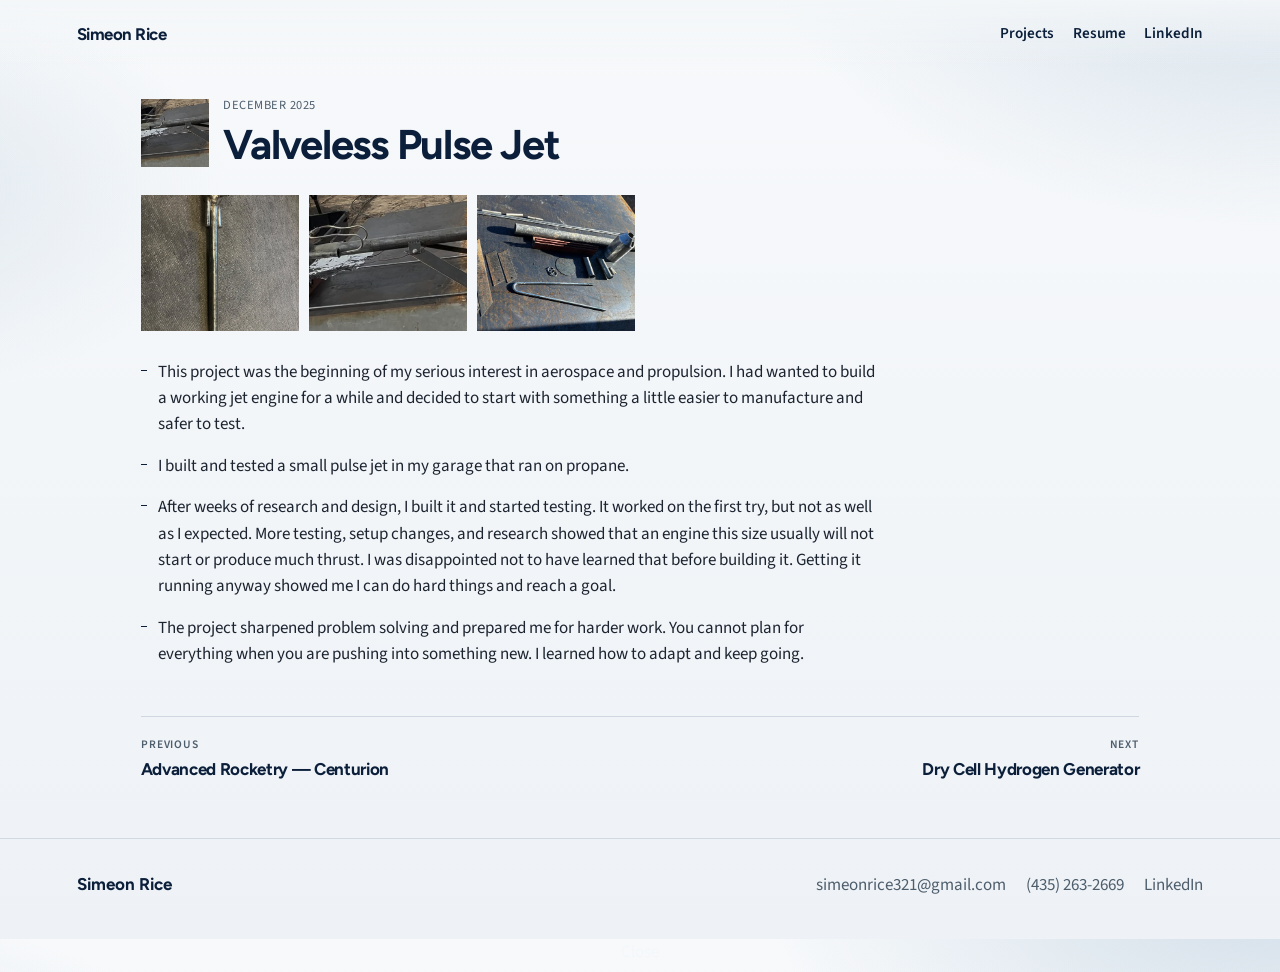
<file: projects/pulse-jet.html>
<!DOCTYPE html>
<html lang="en">
<head>
  <meta charset="utf-8">
  <meta name="viewport" content="width=device-width, initial-scale=1">
  <title>Valveless Pulse Jet — Simeon Rice</title>
  <meta name="description" content="A small propane valveless pulse jet designed, built, and tested in a garage.">
  <link rel="preconnect" href="https://fonts.googleapis.com">
  <link rel="preconnect" href="https://fonts.gstatic.com" crossorigin>
  <link href="https://fonts.googleapis.com/css2?family=Figtree:wght@600;700;800&family=Source+Sans+3:wght@400;600&display=swap" rel="stylesheet">
  <link rel="stylesheet" href="../css/styles.css">
</head>
<body>
  <a class="skip" href="#main">Skip to content</a>
  <header class="site-header">
    <a class="brand" href="../index.html">Simeon Rice</a>
    <nav class="site-nav" aria-label="Primary">
      <a href="../index.html#projects">Projects</a>
      <a href="../assets/resume/Simeon-Rice-Resume-2026.pdf" download>Resume</a>
      <a href="https://www.linkedin.com/in/simeon-rice-293456404" target="_blank" rel="noopener noreferrer">LinkedIn</a>
    </nav>
  </header>

  <main id="main" class="page">
    <header class="page-title">
      <img class="page-thumb" src="../assets/images/projects/pulse-jet/02.jpeg" width="1400" height="523" alt="">
      <div>
        <p class="meta">December 2025</p>
        <h1>Valveless Pulse Jet</h1>
      </div>
    </header>

    <div class="gallery">
      <figure>
        <img src="../assets/images/projects/pulse-jet/01.jpeg" width="1050" height="1400" alt="Finished valveless pulse jet on a textured surface">
      </figure>
      <figure class="wide">
        <img src="../assets/images/projects/pulse-jet/02.jpeg" width="1400" height="523" alt="Pulse jet clamped to a metal test stand outdoors">
      </figure>
      <figure class="wide">
        <img src="../assets/images/projects/pulse-jet/03.jpeg" width="1400" height="794" alt="Cut metal parts laid out before the pulse jet was assembled">
      </figure>
    </div>

    <ul class="narrative">
      <li>This project was the beginning of my serious interest in aerospace and propulsion. I had wanted to build a working jet engine for a while and decided to start with something a little easier to manufacture and safer to test.</li>
      <li>I built and tested a small pulse jet in my garage that ran on propane.</li>
      <li>After weeks of research and design, I built it and started testing. It worked on the first try, but not as well as I expected. More testing, setup changes, and research showed that an engine this size usually will not start or produce much thrust. I was disappointed not to have learned that before building it. Getting it running anyway showed me I can do hard things and reach a goal.</li>
      <li>The project sharpened problem solving and prepared me for harder work. You cannot plan for everything when you are pushing into something new. I learned how to adapt and keep going.</li>
    </ul>

    <nav class="pager" aria-label="More projects">
      <a href="advanced-rocketry.html"><small>Previous</small>Advanced Rocketry — Centurion</a>
      <a class="next" href="hydrogen-generator.html"><small>Next</small>Dry Cell Hydrogen Generator</a>
    </nav>
  </main>

  <footer class="site-footer">
    <p>Simeon Rice</p>
    <nav aria-label="Contact">
      <a href="mailto:simeonrice321@gmail.com">simeonrice321@gmail.com</a>
      <a href="tel:+14352632669">(435) 263-2669</a>
      <a href="https://www.linkedin.com/in/simeon-rice-293456404" target="_blank" rel="noopener noreferrer">LinkedIn</a>
    </nav>
  </footer>
  <dialog class="lightbox" aria-label="Enlarged photo">
    <button type="button">Close</button>
    <img alt="">
  </dialog>
  <script src="../js/main.js"></script>
</body>
</html>
</file>
<file: css/styles.css>
:root {
  --navy: #0b1f3a;
  --ink: #1c2430;
  --steel: #4d5d6c;
  --accent: #1a4a78;
  --line: #cfd8e1;
  --paper: #f3f6f8;
  --wash: #e6edf3;
  --header: 4.25rem;
}

*,
*::before,
*::after {
  box-sizing: border-box;
}

html {
  scroll-behavior: smooth;
  overflow-x: clip;
}

body {
  margin: 0;
  color: var(--ink);
  font-family: "Source Sans 3", "Segoe UI", sans-serif;
  font-size: 1.0625rem;
  line-height: 1.55;
  background:
    radial-gradient(900px 520px at 100% -8%, rgba(176, 198, 216, 0.55), transparent 58%),
    radial-gradient(700px 420px at -10% 20%, rgba(190, 208, 222, 0.4), transparent 50%),
    linear-gradient(180deg, #f7f9fb 0%, #eef2f6 100%);
}

img {
  max-width: 100%;
}

p,
h1,
h2,
h3,
li {
  overflow-wrap: break-word;
}

a {
  color: var(--accent);
}

a:focus-visible,
button:focus-visible {
  outline: 2px solid var(--navy);
  outline-offset: 3px;
}

.skip {
  position: absolute;
  left: 1rem;
  top: -4rem;
  background: var(--navy);
  color: var(--paper);
  padding: 0.5rem 0.8rem;
  z-index: 40;
}

.skip:focus {
  top: 0.75rem;
}

.site-header {
  position: fixed;
  inset: 0 0 auto 0;
  z-index: 30;
  display: flex;
  align-items: center;
  justify-content: space-between;
  gap: 1rem;
  min-height: var(--header);
  padding: 0.75rem 6vw;
  background: linear-gradient(to bottom, rgba(243, 246, 248, 0.94), rgba(243, 246, 248, 0));
}

.site-header.is-stuck {
  background: rgba(243, 246, 248, 0.94);
  border-bottom: 1px solid var(--line);
  backdrop-filter: blur(10px);
}

.brand {
  font-family: Figtree, sans-serif;
  font-weight: 700;
  letter-spacing: -0.03em;
  color: var(--navy);
  text-decoration: none;
  font-size: 1.05rem;
}

.site-nav {
  display: flex;
  flex-wrap: wrap;
  gap: 0.35rem 1.15rem;
}

.site-nav a {
  position: relative;
  color: var(--navy);
  text-decoration: none;
  font-weight: 600;
  font-size: 0.95rem;
}

.site-nav a::after {
  content: "";
  position: absolute;
  left: 0;
  bottom: -0.2rem;
  width: 100%;
  height: 1px;
  background: var(--navy);
  transform: scaleX(0);
  transform-origin: left;
  transition: transform 0.25s ease;
}

.site-nav a:hover::after,
.site-nav a:focus-visible::after {
  transform: scaleX(1);
}

.hero {
  min-height: 0;
  display: grid;
  grid-template-columns: minmax(0, 1fr) auto;
  align-items: center;
  gap: clamp(1.25rem, 4vw, 3rem);
  padding: calc(var(--header) + 2rem) clamp(1.25rem, 6vw, 6rem) 3rem;
  background:
    radial-gradient(720px 480px at 8% 18%, rgba(186, 206, 222, 0.85), transparent 70%),
    linear-gradient(165deg, #d7e3ee 0%, #eef3f7 48%, #e3ebf2 100%);
}

.hero-copy {
  display: flex;
  flex-direction: column;
  justify-content: center;
  min-width: 0;
  max-width: 40rem;
}

.hero-copy h1 {
  margin: 0;
  font-family: Figtree, sans-serif;
  font-weight: 800;
  font-size: clamp(2.4rem, 6vw, 4.75rem);
  line-height: 1.12;
  letter-spacing: -0.045em;
  color: var(--navy);
}

.hero-copy .headline {
  margin: 1.1rem 0 0;
  font-family: Figtree, sans-serif;
  font-weight: 600;
  font-size: clamp(1.15rem, 2vw, 1.45rem);
  letter-spacing: -0.02em;
  line-height: 1.35;
  color: var(--navy);
}

.hero-copy .support {
  margin: 0.85rem 0 0;
  max-width: 34rem;
  color: var(--steel);
  font-size: 1.125rem;
}

.cta {
  display: flex;
  flex-wrap: wrap;
  align-items: center;
  gap: 1.25rem;
  margin-top: 1.75rem;
}

.cta .primary,
.cta .secondary {
  font-weight: 600;
  text-decoration: none;
}

.cta .primary {
  background: var(--navy);
  color: #f4f7fa;
  padding: 0.8rem 1.15rem;
}

.cta .primary:hover {
  background: var(--accent);
}

.cta .secondary {
  color: var(--navy);
  border-bottom: 1px solid currentColor;
  padding-bottom: 0.1rem;
}

.hero-media {
  width: min(220px, 36vw);
  aspect-ratio: 4 / 5;
}

.hero-media img {
  display: block;
  width: 100%;
  height: 100%;
  object-fit: cover;
  object-position: center center;
}

.hero-copy > * {
  animation: rise 0.7s ease both;
}

.hero-copy > *:nth-child(2) { animation-delay: 0.08s; }
.hero-copy > *:nth-child(3) { animation-delay: 0.16s; }
.hero-copy > *:nth-child(4) { animation-delay: 0.24s; }

@keyframes rise {
  from {
    opacity: 0;
    transform: translateY(14px);
  }
  to {
    opacity: 1;
    transform: none;
  }
}

.projects {
  padding: 3rem clamp(1.25rem, 6vw, 6rem) 4rem;
  max-width: 72rem;
  margin: 0 auto;
}

.section-intro h2,
.page-title h1,
.block h2 {
  font-family: Figtree, sans-serif;
  letter-spacing: -0.03em;
  color: var(--navy);
}

.section-intro h2 {
  margin: 0;
  font-size: clamp(2rem, 4vw, 3rem);
  line-height: 1.2;
}

.section-intro p {
  margin: 0.5rem 0 0;
  max-width: 36rem;
  color: var(--steel);
}

.project-list {
  list-style: none;
  margin: 1.5rem 0 0;
  padding: 0;
  display: grid;
  grid-template-columns: repeat(auto-fit, minmax(min(100%, 280px), 1fr));
  gap: 1rem;
}

.project-card {
  display: grid;
  grid-template-columns: 4.5rem minmax(0, 1fr);
  gap: 0.85rem 1rem;
  align-items: start;
  height: 100%;
  padding: 1rem;
  background: rgba(255, 255, 255, 0.72);
  border: 1px solid var(--line);
  color: inherit;
  text-decoration: none;
}

.project-card img {
  width: 4.5rem;
  height: 4.5rem;
  object-fit: cover;
  display: block;
  background: var(--wash);
  transition: opacity 0.25s ease;
}

.project-card:not(:has(img)) {
  grid-template-columns: 1fr;
}

.project-card:hover img,
.gallery img:hover {
  opacity: 0.86;
}

.project-card .when,
.meta {
  margin: 0;
  color: var(--steel);
  font-size: 0.78rem;
  letter-spacing: 0.04em;
  text-transform: uppercase;
}

.project-card h3 {
  margin: 0.15rem 0 0;
  font-family: Figtree, sans-serif;
  font-size: 1.15rem;
  line-height: 1.35;
  letter-spacing: -0.03em;
  color: var(--navy);
  font-weight: 700;
}

.project-card:hover h3 {
  color: var(--accent);
}

.project-card p:last-child {
  grid-column: 1 / -1;
  margin: 0;
  color: var(--ink);
}

.js .reveal {
  opacity: 0;
  transform: translateY(14px);
  transition: opacity 0.6s ease, transform 0.6s ease;
}

.js .reveal.is-in {
  opacity: 1;
  transform: none;
}

.page {
  padding: calc(var(--header) + 1.75rem) clamp(1.25rem, 6vw, 6rem) 3.5rem;
  max-width: 72rem;
  margin: 0 auto;
  width: 100%;
}

.page-title {
  display: flex;
  align-items: center;
  gap: 0.9rem;
  min-width: 0;
}

.page-thumb {
  width: 4.25rem;
  height: 4.25rem;
  object-fit: cover;
  flex: 0 0 auto;
  background: var(--wash);
}

.page-title h1 {
  margin: 0.2rem 0 0;
  font-size: clamp(1.65rem, 4vw, 2.6rem);
  line-height: 1.25;
}

.page > .support {
  margin: 1rem 0 0;
  max-width: 40rem;
  color: var(--steel);
}

.gallery {
  display: grid;
  grid-template-columns: repeat(auto-fill, minmax(min(100%, 9.5rem), 1fr));
  gap: 0.6rem;
  margin: 1.5rem 0 0;
}

.gallery figure {
  margin: 0;
  background: var(--wash);
  min-width: 0;
}

.gallery img {
  width: 100%;
  height: 8.5rem;
  object-fit: cover;
  display: block;
  cursor: zoom-in;
  transition: opacity 0.25s ease;
}

.gallery.dense img {
  height: 7.5rem;
}

.narrative {
  margin: 1.75rem 0 0;
  padding: 0;
  max-width: 46rem;
  list-style: none;
}

.narrative li {
  position: relative;
  padding-left: 1.1rem;
  margin: 0 0 0.95rem;
}

.narrative li::before {
  content: "";
  position: absolute;
  left: 0;
  top: 0.65em;
  width: 0.4rem;
  height: 1px;
  background: var(--navy);
}

.blocks {
  margin-top: 2rem;
  display: grid;
  gap: 2rem;
}

.block h2 {
  margin: 0 0 0.75rem;
  font-size: 1.6rem;
}

.block ol {
  margin: 0;
  padding: 0;
  list-style: none;
  counter-reset: item;
  max-width: 46rem;
}

.block li {
  counter-increment: item;
  margin: 0 0 1.15rem;
}

.block li::before {
  content: counter(item) ".";
  font-family: Figtree, sans-serif;
  color: var(--navy);
  margin-right: 0.45rem;
}

.closing {
  max-width: 44rem;
  color: var(--ink);
}

.pager {
  display: flex;
  justify-content: space-between;
  gap: 1.5rem;
  margin-top: 3rem;
  padding-top: 1.2rem;
  border-top: 1px solid var(--line);
}

.pager a {
  display: flex;
  flex-direction: column;
  gap: 0.15rem;
  max-width: min(46%, 16rem);
  min-width: 0;
  color: var(--navy);
  text-decoration: none;
  font-family: Figtree, sans-serif;
  font-weight: 700;
  letter-spacing: -0.02em;
}

.pager a.next {
  margin-left: auto;
  text-align: right;
}

.pager small {
  font-family: "Source Sans 3", sans-serif;
  font-weight: 600;
  letter-spacing: 0.08em;
  text-transform: uppercase;
  font-size: 0.72rem;
  color: var(--steel);
}

.pager a:hover {
  color: var(--accent);
}

.site-footer {
  padding: 2rem 6vw 2.5rem;
  border-top: 1px solid var(--line);
  color: var(--steel);
  display: flex;
  flex-wrap: wrap;
  gap: 0.75rem 1.5rem;
  align-items: baseline;
  justify-content: space-between;
}

.site-footer p {
  margin: 0;
  font-family: Figtree, sans-serif;
  color: var(--navy);
  font-weight: 700;
}

.site-footer nav {
  display: flex;
  flex-wrap: wrap;
  gap: 0.75rem 1.25rem;
}

.site-footer a {
  color: var(--steel);
  text-decoration: none;
}

.site-footer a:hover {
  color: var(--navy);
}

dialog.lightbox {
  border: 0;
  padding: 0;
  background: transparent;
  max-width: min(1100px, 94vw);
  display: flex;
  flex-direction: column;
  align-items: flex-end;
  gap: 0.45rem;
}

dialog.lightbox::backdrop {
  background: rgba(11, 31, 58, 0.82);
}

dialog.lightbox img {
  display: block;
  max-width: min(92vw, 1100px);
  max-height: 82vh;
  width: auto;
  height: auto;
  margin: 0 auto;
  background: var(--wash);
  object-fit: contain;
}

dialog.lightbox button {
  border: 0;
  background: transparent;
  color: #f4f7fa;
  font: inherit;
  cursor: pointer;
  padding: 0;
}

@media (min-width: 981px) {
  body.home .site-header:not(.is-stuck) {
    width: 54%;
    right: auto;
    background: transparent;
    border-bottom: 0;
  }
}

@media (max-width: 980px) {
  .hero {
    grid-template-columns: 1fr;
    justify-items: start;
    padding-top: calc(var(--header) + 1.25rem);
  }

  .hero-media {
    order: -1;
    width: min(160px, 42vw);
  }

  .hero-copy {
    padding: 0;
  }

  .site-header {
    background: rgba(243, 246, 248, 0.96);
    border-bottom: 1px solid var(--line);
    align-items: center;
  }

  .projects,
  .page,
  .site-header,
  .site-footer {
    padding-left: 1.25rem;
    padding-right: 1.25rem;
  }

  .project-card {
    grid-template-columns: 3.75rem minmax(0, 1fr);
  }

  .project-card img {
    width: 3.75rem;
    height: 3.75rem;
  }
}

@media (max-width: 560px) {
  .pager {
    flex-direction: column;
    align-items: stretch;
  }

  .pager a,
  .pager a.next {
    max-width: 100%;
    margin-left: 0;
    text-align: left;
  }
}

@media (max-width: 560px) {
  .site-header {
    align-items: flex-start;
    flex-direction: column;
    padding-top: 0.7rem;
    padding-bottom: 0.7rem;
  }

  :root {
    --header: 5.6rem;
  }
}

@media (prefers-reduced-motion: reduce) {
  html {
    scroll-behavior: auto;
  }

  .hero-copy > *,
  .js .reveal,
  .site-nav a::after,
  .project-list img,
  .gallery img {
    animation: none;
    transition: none;
    opacity: 1;
    transform: none;
  }
}
</file>
